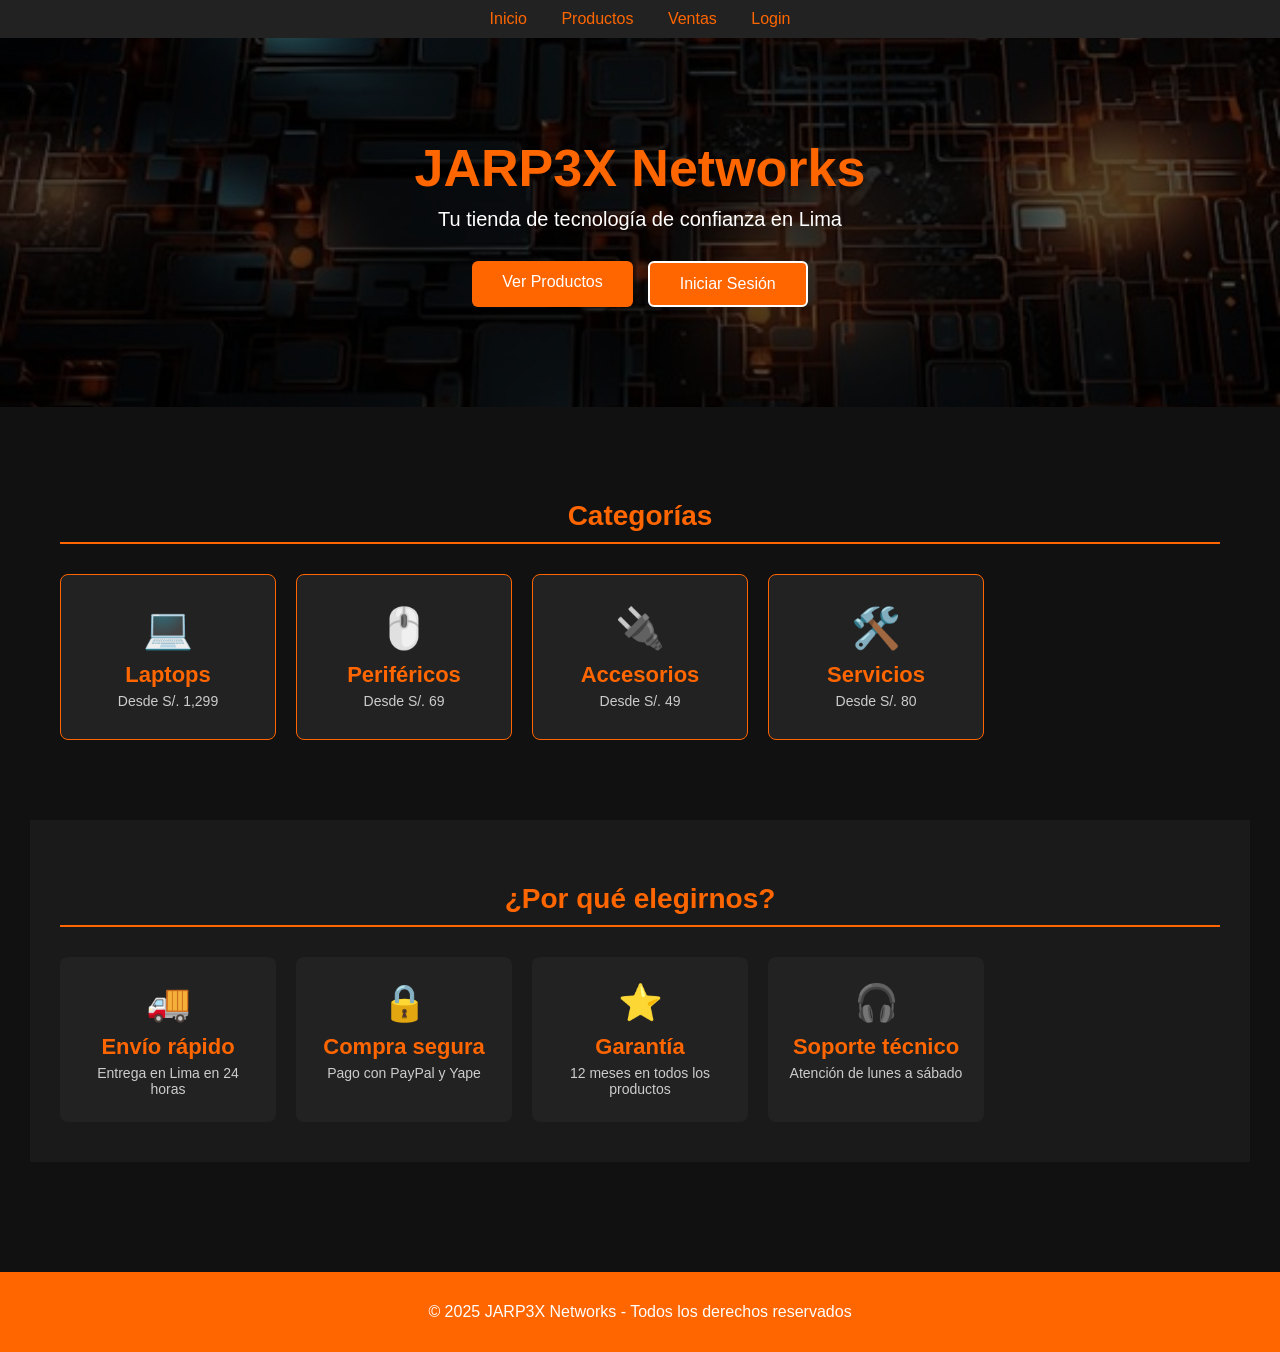
<file: index.html>
<!DOCTYPE html>
<html lang="es">

  <head>
    <meta charset="UTF-8">
    <meta name="viewport" content="width=device-width, initial-scale=1.0">
    <title>JARP3X Networks</title>
    <link rel="stylesheet" href="style.css">
  </head>

  <body>

    <!-- NAVEGACIÓN -->
    <nav id="menu-nav">
      <a href="index.html">Inicio</a>
      <a href="productos.html">Productos</a>
      <a href="ventas.html">Ventas</a>
      <a href="login.html">Login</a>
    </nav>

    <!-- HERO -->
    <header>
      <div class="hero">
        <h1>JARP3X Networks</h1>
        <p>Tu tienda de tecnología de confianza en Lima</p>
        <div class="hero-botones">
          <a href="productos.html" class="btn-primary">Ver Productos</a>
          <a href="login.html" class="btn-secondary">Iniciar Sesión</a>
        </div>
      </div>
    </header>

    <!-- CATEGORÍAS DESTACADAS -->
    <main>

      <section class="categorias">
        <h2>Categorías</h2>
        <div class="categorias-grid">

          <a href="productos.html" class="categoria-card">
            <span>💻</span>
            <h3>Laptops</h3>
            <p>Desde S/. 1,299</p>
          </a>

          <a href="productos.html" class="categoria-card">
            <span>🖱️</span>
            <h3>Periféricos</h3>
            <p>Desde S/. 69</p>
          </a>

          <a href="productos.html" class="categoria-card">
            <span>🔌</span>
            <h3>Accesorios</h3>
            <p>Desde S/. 49</p>
          </a>

          <a href="productos.html" class="categoria-card">
            <span>🛠️</span>
            <h3>Servicios</h3>
            <p>Desde S/. 80</p>
          </a>

        </div>
      </section>

      <!-- POR QUÉ ELEGIRNOS -->
      <section class="porque-nosotros">
        <h2>¿Por qué elegirnos?</h2>
        <div class="ventajas-grid">

          <div class="ventaja-card">
            <span>🚚</span>
            <h3>Envío rápido</h3>
            <p>Entrega en Lima en 24 horas</p>
          </div>

          <div class="ventaja-card">
            <span>🔒</span>
            <h3>Compra segura</h3>
            <p>Pago con PayPal y Yape</p>
          </div>

          <div class="ventaja-card">
            <span>⭐</span>
            <h3>Garantía</h3>
            <p>12 meses en todos los productos</p>
          </div>

          <div class="ventaja-card">
            <span>🎧</span>
            <h3>Soporte técnico</h3>
            <p>Atención de lunes a sábado</p>
          </div>

        </div>
      </section>

    </main>

    <!-- PIE DE PÁGINA -->
    <footer>
      <p>© 2025 JARP3X Networks - Todos los derechos reservados</p>
    </footer>

    <script src="auth.js"></script>

  </body>

</html>
</file>
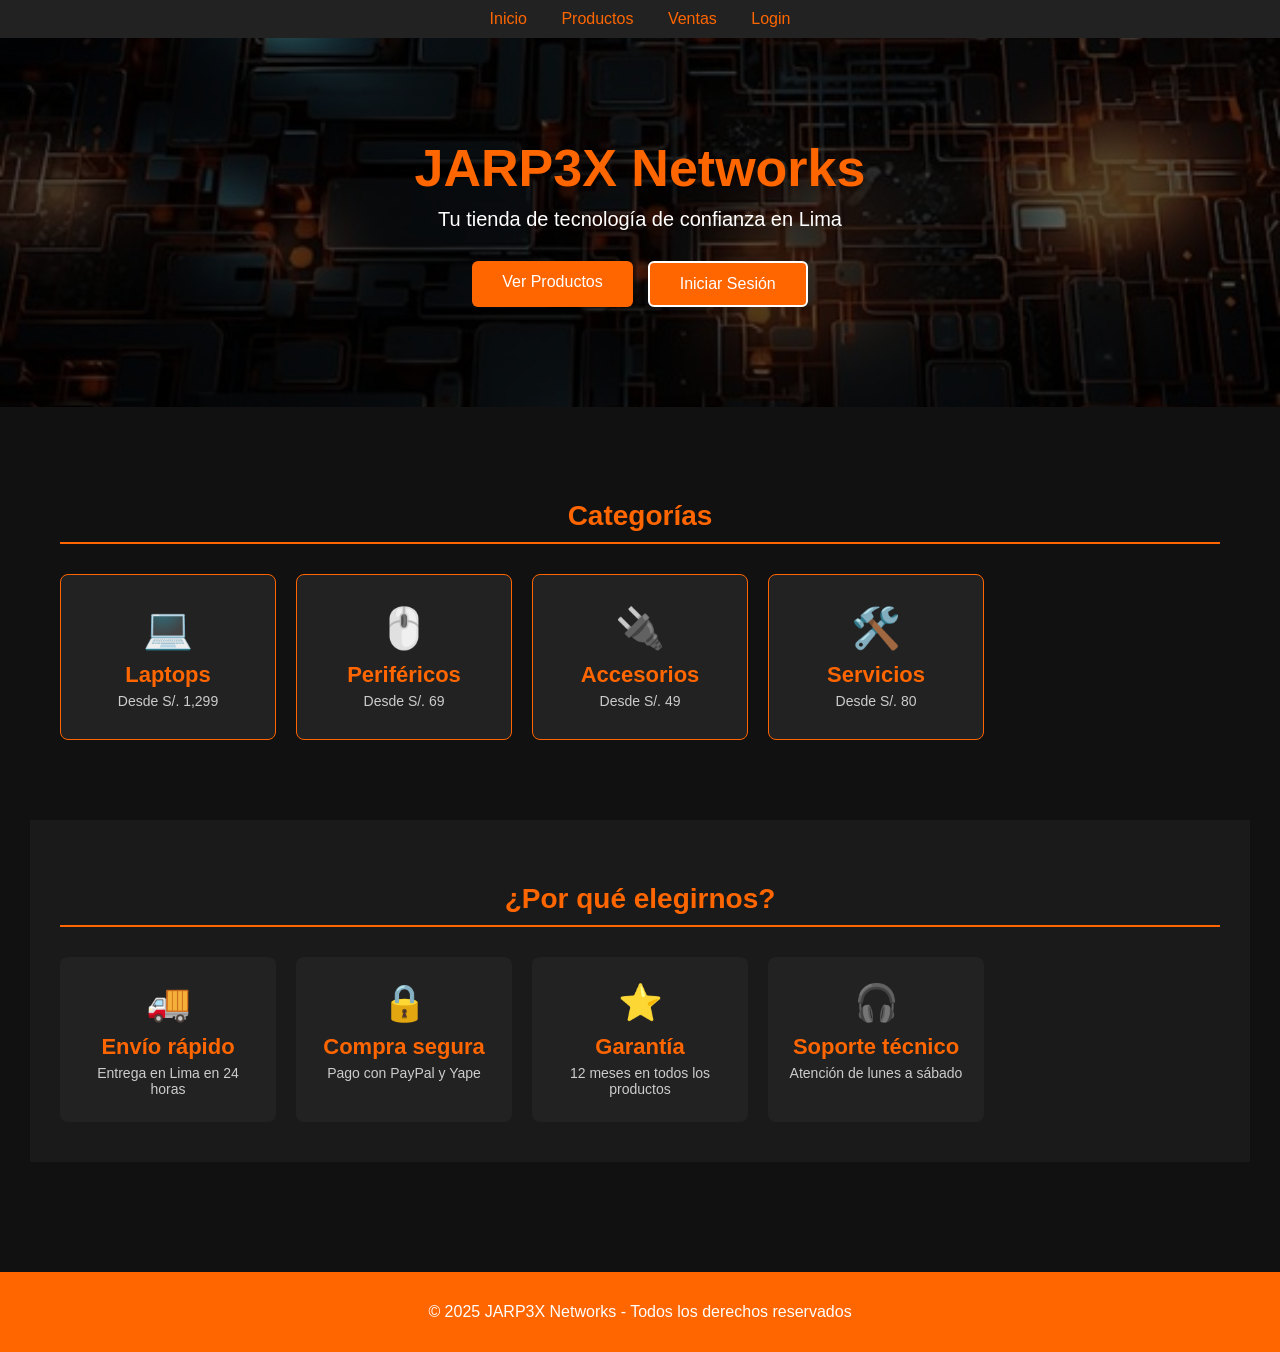
<file: clientes.html>
<!DOCTYPE html>
<html lang="es">

  <head>
    <meta charset="UTF-8">
    <meta name="viewport" content="width=device-width, initial-scale=1.0">
    <title>Clientes - JARP3X Networks</title>
    <link rel="stylesheet" href="style.css">
  </head>

  <body>

    <!-- ENCABEZADO -->
    <header>
      <div class="hero">
        <h1>JARP3X Networks</h1>
        <p>Equipos y servicios de tecnología para tu negocio</p>
      </div>
    </header>

    <!-- NAVEGACIÓN -->
    <nav id="menu-nav">
      <a href="index.html">Inicio</a>
      <a href="productos.html">Productos</a>
      <a href="ventas.html">Ventas</a>
      <a href="clientes.html">Clientes</a>
      <a href="login.html">Login</a>
    </nav>

    <!-- CONTENIDO PRINCIPAL -->
    <main>

      <h2>Gestión de Clientes</h2>

      <!-- FORMULARIO AGREGAR CLIENTE -->
      <section>
        <h3>Agregar Cliente</h3>
        <form id="form-cliente">

          <label for="nombre">Nombre:</label>
          <input type="text" id="nombre" placeholder="Nombre completo">

          <label for="email">Email:</label>
          <input type="email" id="email" placeholder="correo@ejemplo.com">

          <label for="telefono">Teléfono:</label>
          <input type="text" id="telefono" placeholder="999 999 999">

          <button type="submit">Agregar Cliente</button>

        </form>
      </section>

      <!-- TABLA DE CLIENTES -->
      <section>
        <h3>Lista de Clientes</h3>
        <table id="tabla-clientes">
          <thead>
            <tr>
              <th>N°</th>
              <th>Nombre</th>
              <th>Email</th>
              <th>Teléfono</th>
              <th>Acciones</th>
            </tr>
          </thead>
          <tbody id="cuerpo-tabla">
            <!-- Los clientes se agregan aquí con JavaScript -->
          </tbody>
        </table>
      </section>

    </main>

    <!-- PIE DE PÁGINA -->
    <footer>
      <p>© 2025 JARP3X Networks - Todos los derechos reservados</p>
    </footer>
    
<script src="auth.js"></script>
<script src="crud-clientes.js"></script>
  </body>

</html>
</file>
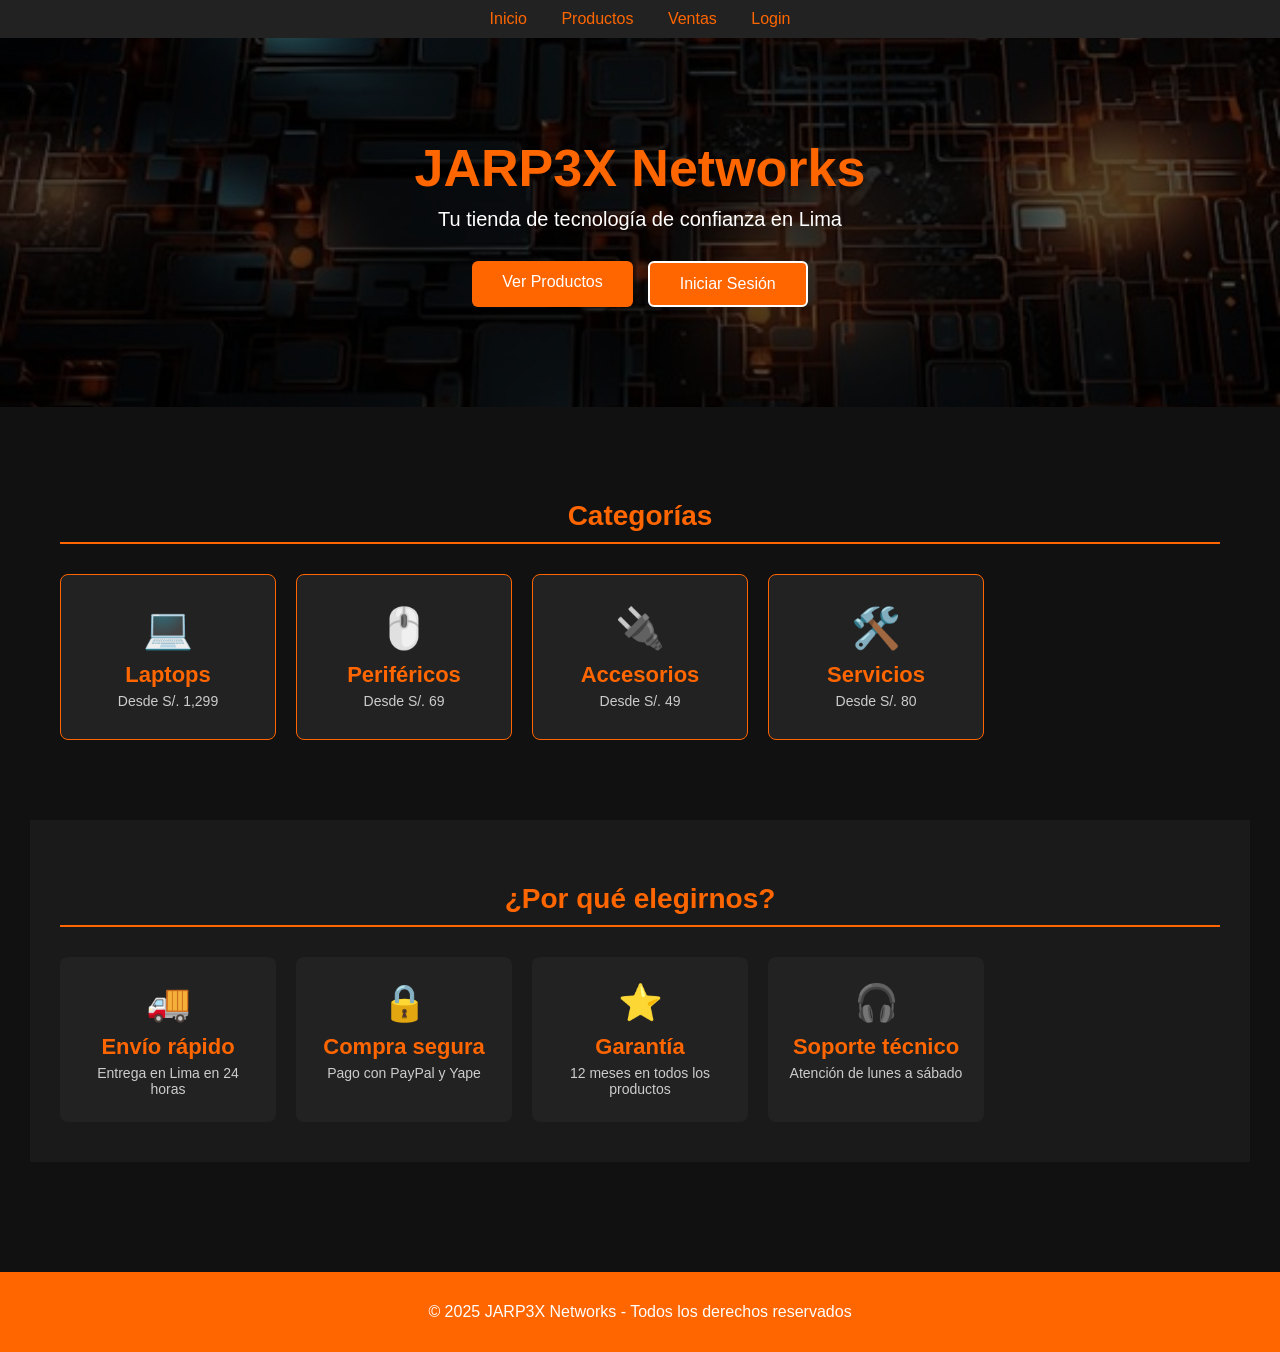
<file: crud-productos.html>
<!DOCTYPE html>
<html lang="es">

  <head>
    <meta charset="UTF-8">
    <meta name="viewport" content="width=device-width, initial-scale=1.0">
    <title>CRUD Productos - JARP3X Networks</title>
    <link rel="stylesheet" href="style.css">
  </head>

  <body>

    <!-- ENCABEZADO -->
    <header>
      <div class="hero">
        <h1>JARP3X Networks</h1>
        <p>Equipos y servicios de tecnología para tu negocio</p>
      </div>
    </header>

    <!-- NAVEGACIÓN -->
    <nav id="menu-nav">
      <a href="index.html">Inicio</a>
      <a href="productos.html">Productos</a>
      <a href="ventas.html">Ventas</a>
      <a href="clientes.html">Clientes</a>
      <a href="login.html">Login</a>
    </nav>

    <!-- CONTENIDO PRINCIPAL -->
    <main>

      <h2>Gestión de Productos</h2>

      <!-- FORMULARIO AGREGAR PRODUCTO -->
      <section>
        <h3>Agregar Producto</h3>
        <form id="form-producto">

          <label for="nombre-producto">Nombre:</label>
          <input type="text" id="nombre-producto" placeholder="Nombre del producto">

          <label for="categoria">Categoría:</label>
          <select id="categoria">
            <option value="Laptops">Laptops</option>
            <option value="Periféricos">Periféricos</option>
            <option value="Accesorios">Accesorios</option>
            <option value="Servicios">Servicios</option>
          </select>

          <label for="precio">Precio (S/.):</label>
          <input type="number" id="precio" placeholder="0.00">

          <label for="stock">Stock:</label>
          <input type="number" id="stock" placeholder="0">

          <button type="submit">Agregar Producto</button>

        </form>
      </section>

      <!-- TABLA DE PRODUCTOS -->
      <section>
        <h3>Lista de Productos</h3>
        <table id="tabla-productos">
          <thead>
            <tr>
              <th>N°</th>
              <th>Nombre</th>
              <th>Categoría</th>
              <th>Precio</th>
              <th>Stock</th>
              <th>Acciones</th>
            </tr>
          </thead>
          <tbody id="cuerpo-tabla-productos">
            <!-- Los productos se agregan aquí con JavaScript -->
          </tbody>
        </table>
      </section>

    </main>

    <!-- PIE DE PÁGINA -->
    <footer>
      <p>© 2025 JARP3X Networks - Todos los derechos reservados</p>
    </footer>

    <script src="auth.js"></script>
<script src="crud-productos.js"></script>

  </body>

</html>
</file>
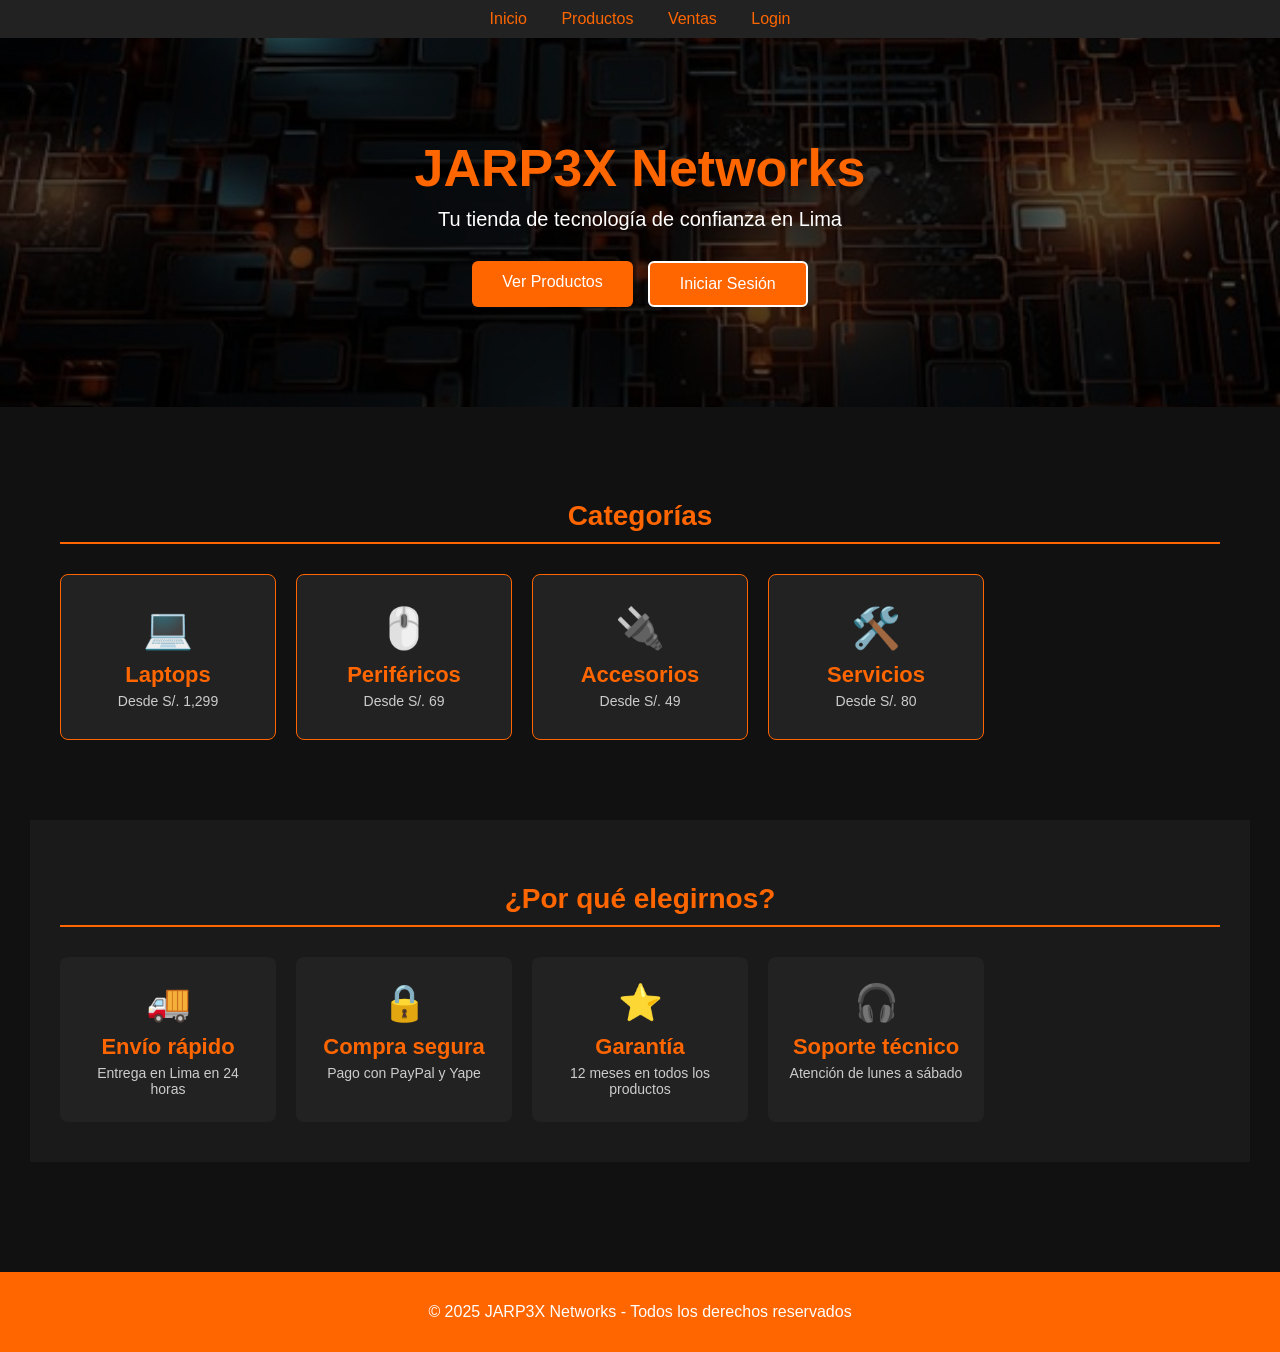
<file: crud-servicios.html>
<!DOCTYPE html>
<html lang="es">

  <head>
    <meta charset="UTF-8">
    <meta name="viewport" content="width=device-width, initial-scale=1.0">
    <title>CRUD Servicios - JARP3X Networks</title>
    <link rel="stylesheet" href="style.css">
  </head>

  <body>

    <!-- ENCABEZADO -->
    <header>
      <div class="hero">
        <h1>JARP3X Networks</h1>
        <p>Equipos y servicios de tecnología para tu negocio</p>
      </div>
    </header>

    <!-- NAVEGACIÓN -->
    <nav id="menu-nav">
      <a href="index.html">Inicio</a>
      <a href="productos.html">Productos</a>
      <a href="ventas.html">Ventas</a>
      <a href="clientes.html">Clientes</a>
      <a href="login.html">Login</a>
    </nav>

    <!-- CONTENIDO PRINCIPAL -->
    <main>

      <h2>Gestión de Servicios</h2>

      <!-- FORMULARIO AGREGAR SERVICIO -->
      <section>
        <h3>Agregar Servicio</h3>
        <form id="form-servicio">

          <label for="nombre-servicio">Nombre:</label>
          <input type="text" id="nombre-servicio" placeholder="Nombre del servicio">

          <label for="descripcion">Descripción:</label>
          <input type="text" id="descripcion" placeholder="Descripción del servicio">

          <label for="precio-servicio">Precio (S/.):</label>
          <input type="number" id="precio-servicio" placeholder="0.00">

          <label for="duracion">Tiempo estimado:</label>
          <input type="text" id="duracion" placeholder="Ej: 1 día">

          <button type="submit">Agregar Servicio</button>

        </form>
      </section>

      <!-- TABLA DE SERVICIOS -->
      <section>
        <h3>Lista de Servicios</h3>
        <table id="tabla-servicios">
          <thead>
            <tr>
              <th>N°</th>
              <th>Nombre</th>
              <th>Descripción</th>
              <th>Precio</th>
              <th>Tiempo</th>
              <th>Acciones</th>
            </tr>
          </thead>
          <tbody id="cuerpo-tabla-servicios">
            <!-- Los servicios se agregan aquí con JavaScript -->
          </tbody>
        </table>
      </section>

    </main>

    <!-- PIE DE PÁGINA -->
    <footer>
      <p>© 2025 JARP3X Networks - Todos los derechos reservados</p>
    </footer>

    <script src="auth.js"></script>
<script src="crud-servicios.js"></script>

  </body>

</html>
</file>
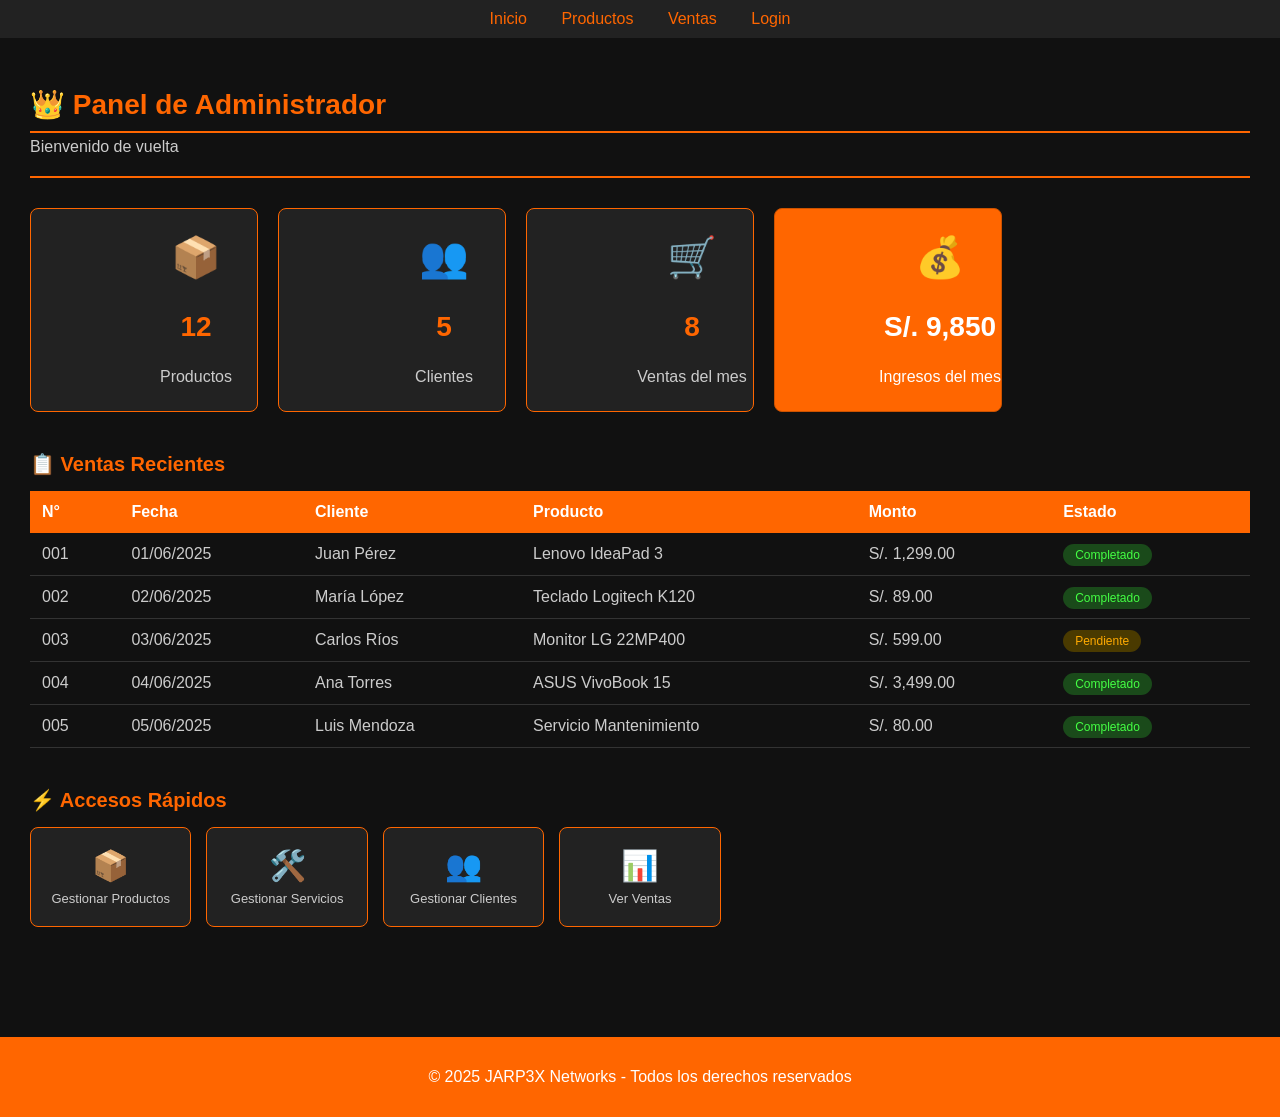
<file: dashboard-admin.html>
<!DOCTYPE html>
<html lang="es">

  <head>
    <meta charset="UTF-8">
    <meta name="viewport" content="width=device-width, initial-scale=1.0">
    <title>Dashboard Admin - JARP3X Networks</title>
    <link rel="stylesheet" href="style.css">
  </head>

  <body>

    <!-- NAVEGACIÓN -->
    <nav id="menu-nav">
      <a href="index.html">Inicio</a>
      <a href="productos.html">Productos</a>
      <a href="ventas.html">Ventas</a>
      <a href="login.html">Login</a>
    </nav>

    <!-- CONTENIDO PRINCIPAL -->
    <main>

      <div class="dashboard-header">
        <h2>👑 Panel de Administrador</h2>
        <p id="bienvenida-admin">Bienvenido de vuelta</p>
      </div>

      <!-- TARJETAS DE RESUMEN -->
      <section class="dashboard-cards">
        <div class="dash-card">
          <span>📦</span>
          <h3>12</h3>
          <p>Productos</p>
        </div>
        <div class="dash-card">
          <span>👥</span>
          <h3>5</h3>
          <p>Clientes</p>
        </div>
        <div class="dash-card">
          <span>🛒</span>
          <h3>8</h3>
          <p>Ventas del mes</p>
        </div>
        <div class="dash-card naranja">
          <span>💰</span>
          <h3>S/. 9,850</h3>
          <p>Ingresos del mes</p>
        </div>
      </section>

      <!-- VENTAS RECIENTES -->
      <section class="dashboard-seccion">
        <h3>📋 Ventas Recientes</h3>
        <table>
          <thead>
            <tr>
              <th>N°</th>
              <th>Fecha</th>
              <th>Cliente</th>
              <th>Producto</th>
              <th>Monto</th>
              <th>Estado</th>
            </tr>
          </thead>
          <tbody>
            <tr>
              <td>001</td>
              <td>01/06/2025</td>
              <td>Juan Pérez</td>
              <td>Lenovo IdeaPad 3</td>
              <td>S/. 1,299.00</td>
              <td><span class="estado completado">Completado</span></td>
            </tr>
            <tr>
              <td>002</td>
              <td>02/06/2025</td>
              <td>María López</td>
              <td>Teclado Logitech K120</td>
              <td>S/. 89.00</td>
              <td><span class="estado completado">Completado</span></td>
            </tr>
            <tr>
              <td>003</td>
              <td>03/06/2025</td>
              <td>Carlos Ríos</td>
              <td>Monitor LG 22MP400</td>
              <td>S/. 599.00</td>
              <td><span class="estado pendiente">Pendiente</span></td>
            </tr>
            <tr>
              <td>004</td>
              <td>04/06/2025</td>
              <td>Ana Torres</td>
              <td>ASUS VivoBook 15</td>
              <td>S/. 3,499.00</td>
              <td><span class="estado completado">Completado</span></td>
            </tr>
            <tr>
              <td>005</td>
              <td>05/06/2025</td>
              <td>Luis Mendoza</td>
              <td>Servicio Mantenimiento</td>
              <td>S/. 80.00</td>
              <td><span class="estado completado">Completado</span></td>
            </tr>
          </tbody>
        </table>
      </section>

      <!-- ACCESOS RÁPIDOS -->
      <section class="dashboard-seccion">
        <h3>⚡ Accesos Rápidos</h3>
        <div class="accesos-grid">
          <a href="crud-productos.html" class="acceso-card">
            <span>📦</span>
            <p>Gestionar Productos</p>
          </a>
          <a href="crud-servicios.html" class="acceso-card">
            <span>🛠️</span>
            <p>Gestionar Servicios</p>
          </a>
          <a href="clientes.html" class="acceso-card">
            <span>👥</span>
            <p>Gestionar Clientes</p>
          </a>
          <a href="ventas.html" class="acceso-card">
            <span>📊</span>
            <p>Ver Ventas</p>
          </a>
        </div>
      </section>

    </main>

    <!-- PIE DE PÁGINA -->
    <footer>
      <p>© 2025 JARP3X Networks - Todos los derechos reservados</p>
    </footer>

    <script src="auth.js"></script>
    <script>
      let usuario = localStorage.getItem("usuario");
      if (usuario) {
        document.getElementById("bienvenida-admin").textContent = "Bienvenido, " + usuario + " 👋";
      }
    </script>

  </body>

</html>
</file>
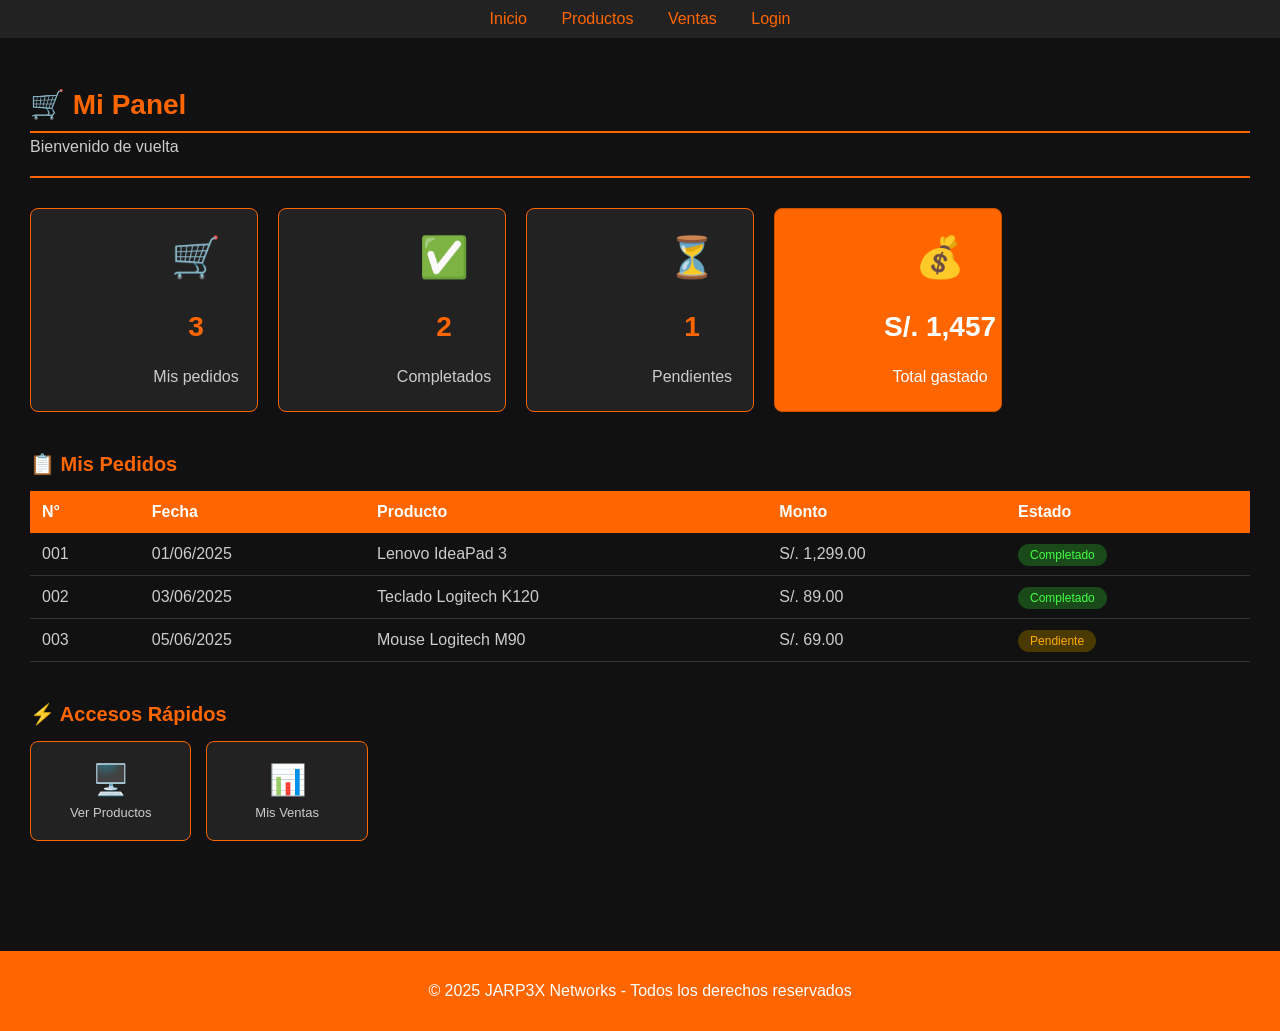
<file: dashboard-cliente.html>
<!DOCTYPE html>
<html lang="es">

  <head>
    <meta charset="UTF-8">
    <meta name="viewport" content="width=device-width, initial-scale=1.0">
    <title>Dashboard Cliente - JARP3X Networks</title>
    <link rel="stylesheet" href="style.css">
  </head>

  <body>

    <!-- NAVEGACIÓN -->
    <nav id="menu-nav">
      <a href="index.html">Inicio</a>
      <a href="productos.html">Productos</a>
      <a href="ventas.html">Ventas</a>
      <a href="login.html">Login</a>
    </nav>

    <!-- CONTENIDO PRINCIPAL -->
    <main>

      <div class="dashboard-header">
        <h2>🛒 Mi Panel</h2>
        <p id="bienvenida-cliente">Bienvenido de vuelta</p>
      </div>

      <!-- TARJETAS DE RESUMEN -->
      <section class="dashboard-cards">
        <div class="dash-card">
          <span>🛒</span>
          <h3>3</h3>
          <p>Mis pedidos</p>
        </div>
        <div class="dash-card">
          <span>✅</span>
          <h3>2</h3>
          <p>Completados</p>
        </div>
        <div class="dash-card">
          <span>⏳</span>
          <h3>1</h3>
          <p>Pendientes</p>
        </div>
        <div class="dash-card naranja">
          <span>💰</span>
          <h3>S/. 1,457</h3>
          <p>Total gastado</p>
        </div>
      </section>

      <!-- MIS PEDIDOS -->
      <section class="dashboard-seccion">
        <h3>📋 Mis Pedidos</h3>
        <table>
          <thead>
            <tr>
              <th>N°</th>
              <th>Fecha</th>
              <th>Producto</th>
              <th>Monto</th>
              <th>Estado</th>
            </tr>
          </thead>
          <tbody>
            <tr>
              <td>001</td>
              <td>01/06/2025</td>
              <td>Lenovo IdeaPad 3</td>
              <td>S/. 1,299.00</td>
              <td><span class="estado completado">Completado</span></td>
            </tr>
            <tr>
              <td>002</td>
              <td>03/06/2025</td>
              <td>Teclado Logitech K120</td>
              <td>S/. 89.00</td>
              <td><span class="estado completado">Completado</span></td>
            </tr>
            <tr>
              <td>003</td>
              <td>05/06/2025</td>
              <td>Mouse Logitech M90</td>
              <td>S/. 69.00</td>
              <td><span class="estado pendiente">Pendiente</span></td>
            </tr>
          </tbody>
        </table>
      </section>

      <!-- ACCESOS RÁPIDOS -->
      <section class="dashboard-seccion">
        <h3>⚡ Accesos Rápidos</h3>
        <div class="accesos-grid">
          <a href="productos.html" class="acceso-card">
            <span>🖥️</span>
            <p>Ver Productos</p>
          </a>
          <a href="ventas.html" class="acceso-card">
            <span>📊</span>
            <p>Mis Ventas</p>
          </a>
        </div>
      </section>

    </main>

    <!-- PIE DE PÁGINA -->
    <footer>
      <p>© 2025 JARP3X Networks - Todos los derechos reservados</p>
    </footer>

    <script src="auth.js"></script>
    <script>
      let usuario = localStorage.getItem("usuario");
      if (usuario) {
        document.getElementById("bienvenida-cliente").textContent = "Bienvenido, " + usuario + " 👋";
      }
    </script>

  </body>

</html>
</file>
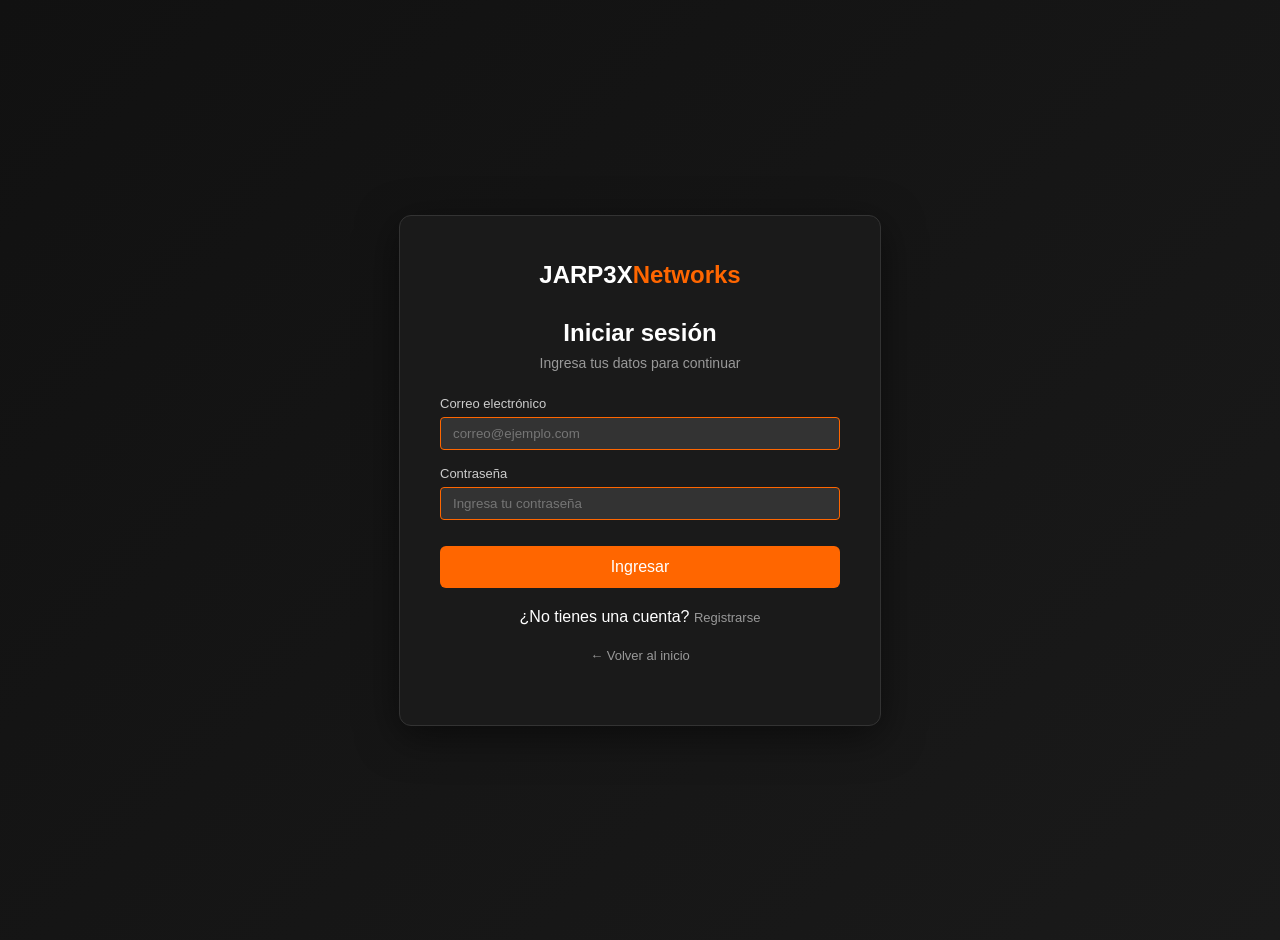
<file: login.html>
<!DOCTYPE html>
<html lang="es">

  <head>
    <meta charset="UTF-8">
    <meta name="viewport" content="width=device-width, initial-scale=1.0">
    <title>Login - JARP3X Networks</title>
    <link rel="stylesheet" href="style.css">
  </head>

  <body class="pagina-login">

    <div class="login-container">

      <div class="login-box">

        <div class="login-logo">
          <h1>JARP3X<span>Networks</span></h1>
        </div>

        <h2>Iniciar sesión</h2>
        <p class="login-subtitulo">Ingresa tus datos para continuar</p>

        <form id="form-login">

          <label for="usuario">Correo electrónico</label>
          <input
            type="email"
            id="usuario"
            placeholder="correo@ejemplo.com"
            required
          >

          <label for="password">Contraseña</label>
          <input
            type="password"
            id="password"
            placeholder="Ingresa tu contraseña"
            required
          >

          <button type="submit" class="btn-primary">Ingresar</button>

        </form>

        <p class="login-volver">
          ¿No tienes una cuenta?
          <a href="registro.html">Registrarse</a>
        </p>

        <p class="login-volver">
          <a href="index.html">← Volver al inicio</a>
        </p>

      </div>

    </div>

    <script src="login.js"></script>

  </body>

</html>
</file>
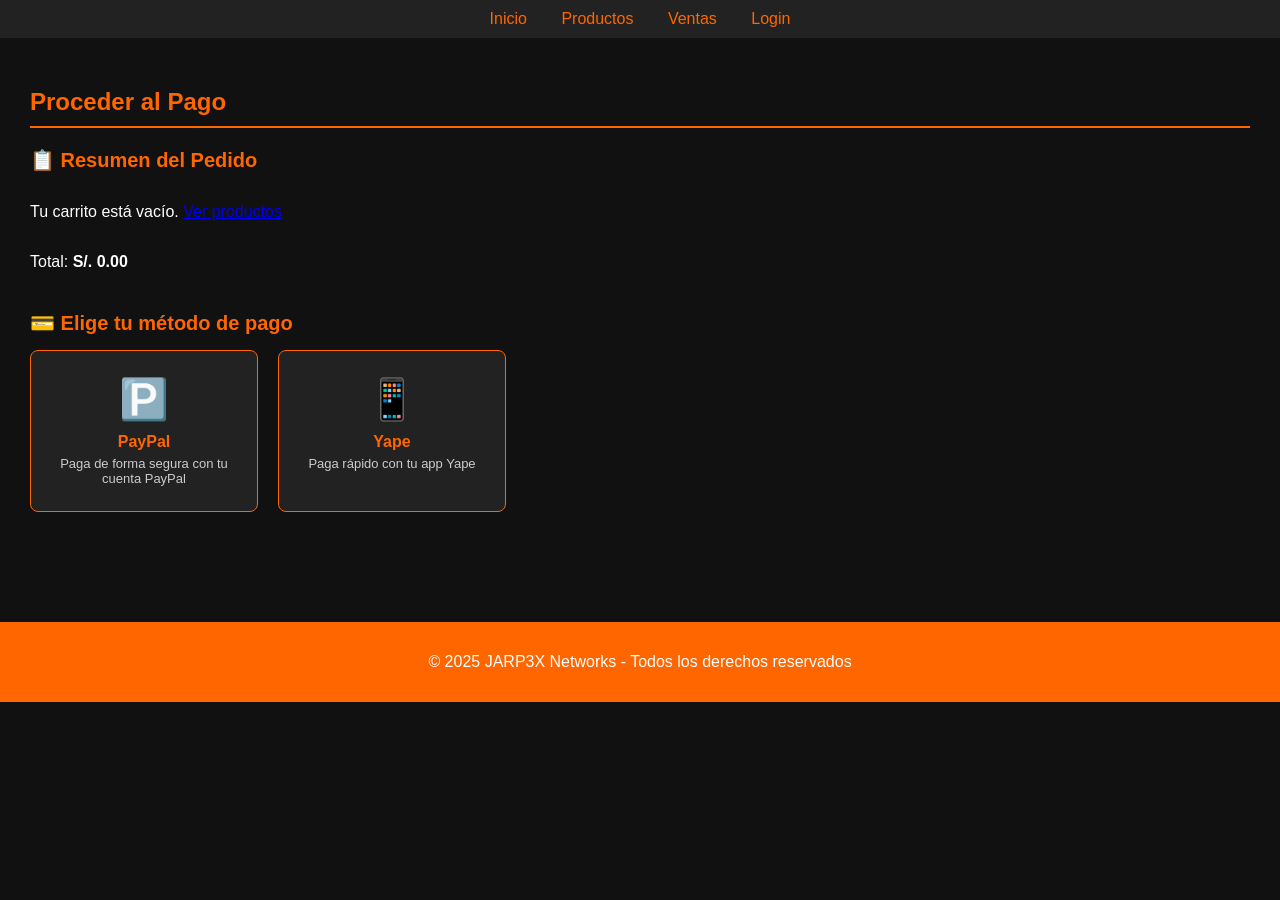
<file: pago.html>
<!DOCTYPE html>
<html lang="es">

  <head>
    <meta charset="UTF-8">
    <meta name="viewport" content="width=device-width, initial-scale=1.0">
    <title>Pago - JARP3X Networks</title>
    <link rel="stylesheet" href="style.css">
  </head>

  <body>

    <!-- NAVEGACIÓN -->
    <nav id="menu-nav">
      <a href="index.html">Inicio</a>
      <a href="productos.html">Productos</a>
      <a href="ventas.html">Ventas</a>
      <a href="login.html">Login</a>
    </nav>

    <!-- CONTENIDO PRINCIPAL -->
    <main>

      <h2>Proceder al Pago</h2>

      <!-- RESUMEN DEL PEDIDO -->
      <section class="dashboard-seccion">
        <h3>📋 Resumen del Pedido</h3>
        <div id="resumen-pedido">
          <p>Cargando carrito...</p>
        </div>
        <p>Total: <strong id="total-pago">S/. 0.00</strong></p>
      </section>

      <!-- MÉTODOS DE PAGO -->
      <section class="dashboard-seccion">
        <h3>💳 Elige tu método de pago</h3>

        <div class="metodos-pago">

          <!-- PAYPAL -->
          <div class="metodo-card" onclick="seleccionarMetodo('paypal')">
            <span>🅿️</span>
            <h4>PayPal</h4>
            <p>Paga de forma segura con tu cuenta PayPal</p>
          </div>

          <!-- YAPE -->
          <div class="metodo-card" onclick="seleccionarMetodo('yape')">
            <span>📱</span>
            <h4>Yape</h4>
            <p>Paga rápido con tu app Yape</p>
          </div>

        </div>
      </section>

      <!-- PANEL PAYPAL -->
      <section id="panel-paypal" class="panel-pago">
        <h3>🅿️ Pago con PayPal</h3>
        <p>Serás redirigido a PayPal para completar tu pago de forma segura.</p>
        <div id="paypal-button-container"></div>
      </section>

      <!-- PANEL YAPE -->
      <section id="panel-yape" class="panel-pago">
        <h3>📱 Pago con Yape</h3>
        <p>Escanea el código QR con tu app Yape:</p>
        <div class="yape-qr">
          <p>📲 Yapea al número:</p>
          <h3>+51 904 534 393</h3>
          <p>A nombre de: <strong>JARP3X Networks</strong></p>
          <p>Monto: <strong id="monto-yape">S/. 0.00</strong></p>
        </div>
        <button class="btn-primary" onclick="confirmarYape()">
          Ya realicé el pago
        </button>
      </section>

    </main>

    <!-- PIE DE PÁGINA -->
    <footer>
      <p>© 2025 JARP3X Networks - Todos los derechos reservados</p>
    </footer>

    <script src="auth.js"></script>
    <script src="pago.js"></script>

  </body>

</html>
</file>
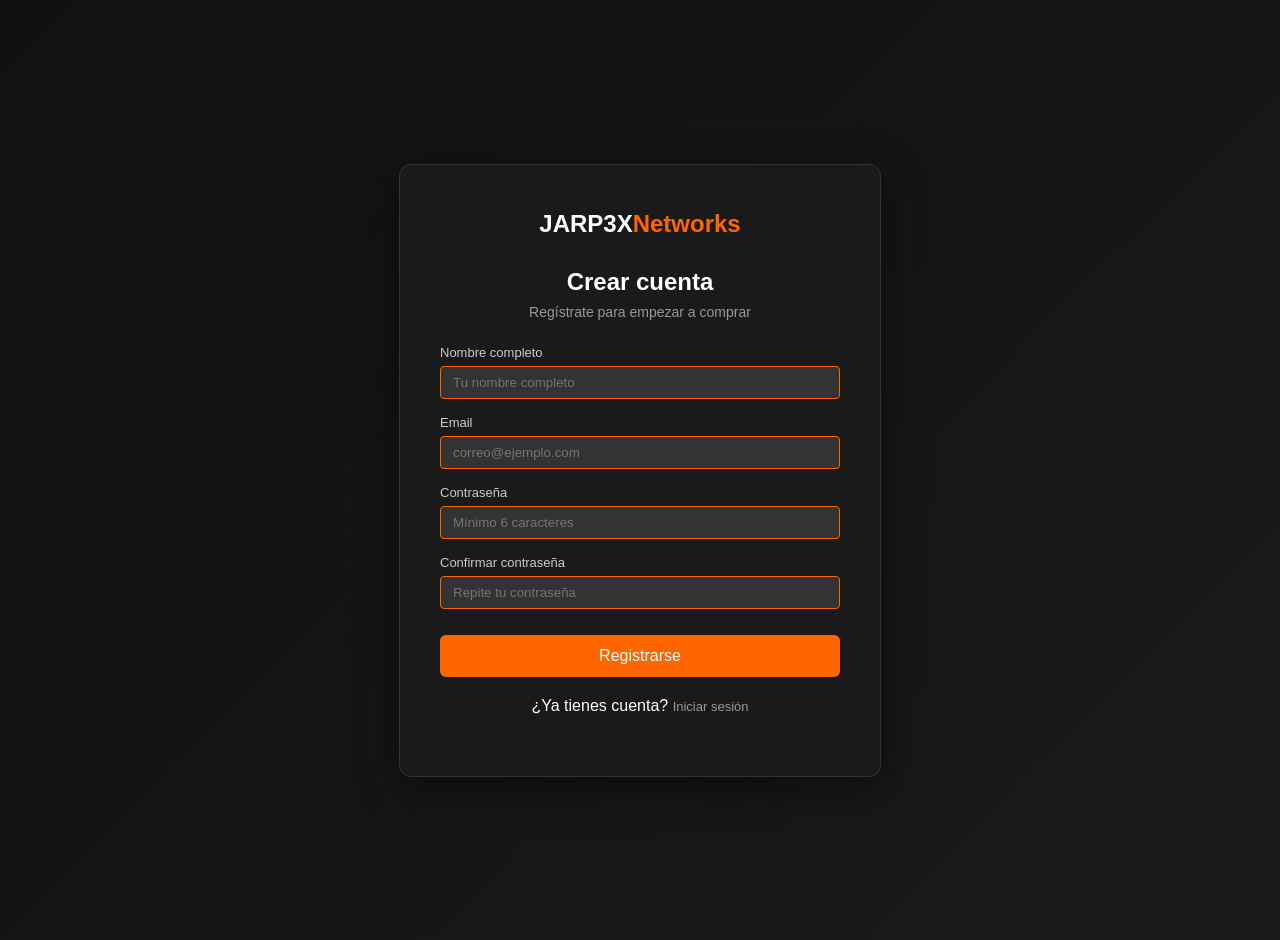
<file: registro.html>
<!DOCTYPE html>
<html lang="es">

  <head>
    <meta charset="UTF-8">
    <meta name="viewport" content="width=device-width, initial-scale=1.0">
    <title>Registro - JARP3X Networks</title>
    <link rel="stylesheet" href="style.css">
  </head>

  <body class="pagina-login">

    <div class="login-container">
      <div class="login-box">

        <div class="login-logo">
          <h1>JARP3X<span>Networks</span></h1>
        </div>

        <h2>Crear cuenta</h2>
        <p class="login-subtitulo">Regístrate para empezar a comprar</p>

        <form id="form-registro">

          <label for="nombre">Nombre completo</label>
          <input type="text" id="nombre" placeholder="Tu nombre completo">

          <label for="email">Email</label>
          <input type="email" id="email" placeholder="correo@ejemplo.com">

          <label for="password">Contraseña</label>
          <input type="password" id="password" placeholder="Mínimo 6 caracteres">

          <label for="confirmar">Confirmar contraseña</label>
          <input type="password" id="confirmar" placeholder="Repite tu contraseña">

          <button type="submit" class="btn-primary">Registrarse</button>

        </form>

        <p class="login-volver">¿Ya tienes cuenta? <a href="login.html">Iniciar sesión</a></p>

      </div>
    </div>

    <script src="registro.js"></script>

  </body>

</html>
</file>
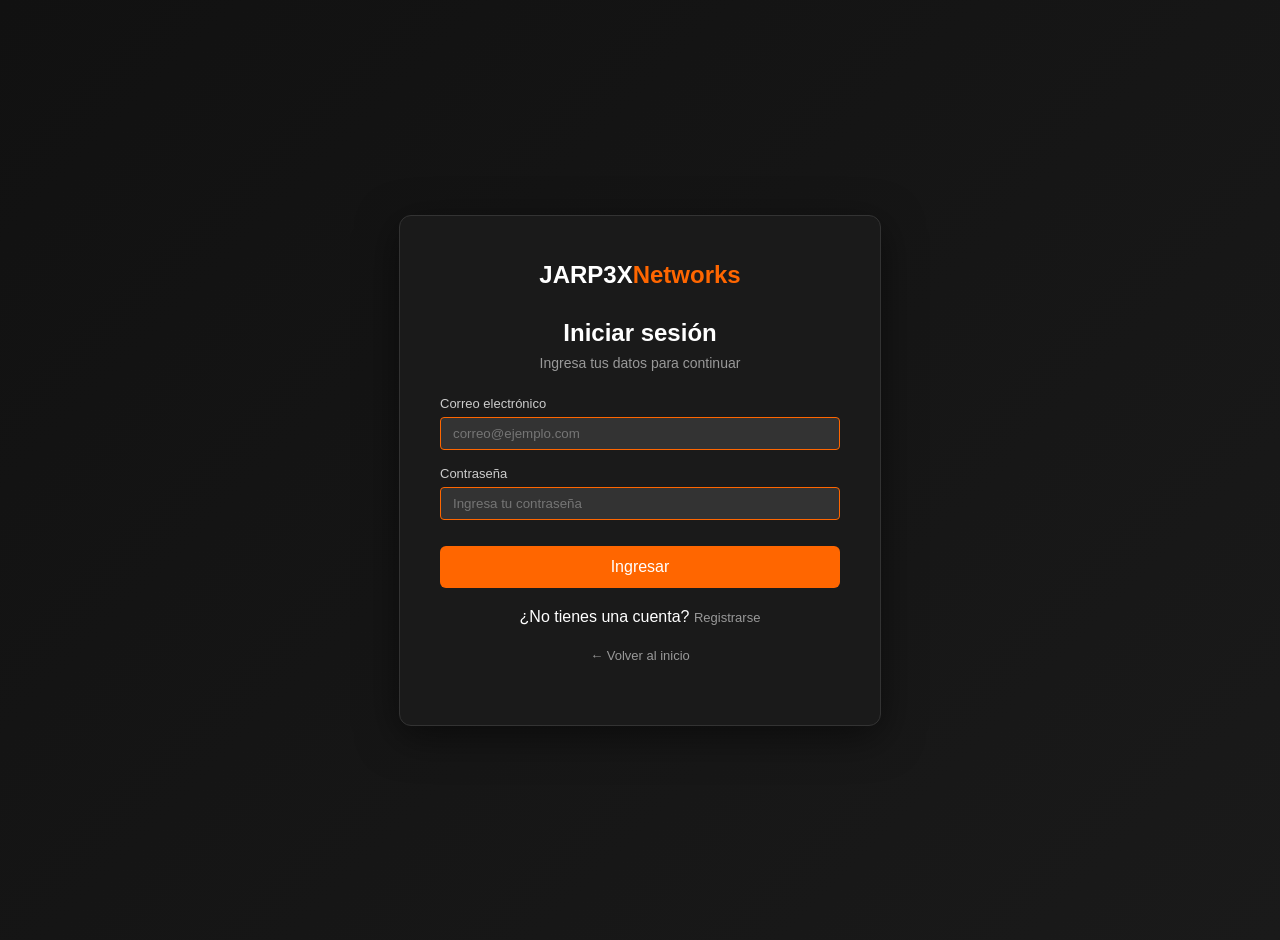
<file: ventas.html>
<!DOCTYPE html>
<html lang="es">

  <head>
    <meta charset="UTF-8">
    <meta name="viewport" content="width=device-width, initial-scale=1.0">
    <title>Ventas - JARP3X Networks</title>
    <link rel="stylesheet" href="style.css">
  </head>

  <body>

    <!-- NAVEGACIÓN -->
    <nav id="menu-nav">
      <a href="index.html">Inicio</a>
      <a href="productos.html">Productos</a>
      <a href="ventas.html">Ventas</a>
      <a href="login.html">Login</a>
    </nav>

    <!-- CONTENIDO PRINCIPAL -->
    <main>

      <div class="dashboard-header">
        <h2>📊 Consulta de Ventas</h2>
        <p>Filtra tus ventas por fecha o por monto</p>
      </div>

      <!-- FILTROS -->
      <section class="filtros-ventas">

        <div class="filtro-box">
          <h3>📅 Buscar por Fecha</h3>
          <form>
            <label for="fecha-inicio">Fecha inicio:</label>
            <input type="date" id="fecha-inicio" name="fecha-inicio">

            <label for="fecha-fin">Fecha fin:</label>
            <input type="date" id="fecha-fin" name="fecha-fin">

            <button type="submit" class="btn-primary">Buscar</button>
          </form>
        </div>

        <div class="filtro-box">
          <h3>💰 Buscar por Monto</h3>
          <form>
            <label for="monto-min">Monto mínimo:</label>
            <input type="number" id="monto-min" name="monto-min" placeholder="S/. 0.00">

            <label for="monto-max">Monto máximo:</label>
            <input type="number" id="monto-max" name="monto-max" placeholder="S/. 9999.00">

            <button type="submit" class="btn-primary">Buscar</button>
          </form>
        </div>

      </section>

      <!-- TABLA DE VENTAS -->
      <section class="dashboard-seccion">
        <h3>📋 Resultados</h3>
        <table>
          <thead>
            <tr>
              <th>N°</th>
              <th>Fecha</th>
              <th>Producto</th>
              <th>Cantidad</th>
              <th>Monto</th>
              <th>Estado</th>
            </tr>
          </thead>
          <tbody>
            <tr>
              <td>001</td>
              <td>01/06/2025</td>
              <td>Lenovo IdeaPad 3</td>
              <td>1</td>
              <td>S/. 1,299.00</td>
              <td><span class="estado completado">Completado</span></td>
            </tr>
            <tr>
              <td>002</td>
              <td>02/06/2025</td>
              <td>Teclado Logitech K120</td>
              <td>2</td>
              <td>S/. 178.00</td>
              <td><span class="estado completado">Completado</span></td>
            </tr>
            <tr>
              <td>003</td>
              <td>03/06/2025</td>
              <td>Monitor LG 22MP400</td>
              <td>1</td>
              <td>S/. 599.00</td>
              <td><span class="estado pendiente">Pendiente</span></td>
            </tr>
            <tr>
              <td>004</td>
              <td>04/06/2025</td>
              <td>ASUS VivoBook 15</td>
              <td>1</td>
              <td>S/. 3,499.00</td>
              <td><span class="estado completado">Completado</span></td>
            </tr>
            <tr>
              <td>005</td>
              <td>05/06/2025</td>
              <td>Servicio Mantenimiento</td>
              <td>1</td>
              <td>S/. 80.00</td>
              <td><span class="estado completado">Completado</span></td>
            </tr>
          </tbody>
        </table>
      </section>

    </main>

    <!-- PIE DE PÁGINA -->
    <footer>
      <p>© 2025 JARP3X Networks - Todos los derechos reservados</p>
    </footer>

    <script src="auth.js"></script>

  </body>

</html>
</file>
<file: style.css>
/* COLORES Y FUENTE GENERAL */
body {
  background-color: #111111;
  color: #ffffff;
  font-family: Arial, sans-serif;
  margin: 0;
  padding: 0;
}

/* ENCABEZADO */
header {
  background-color: #ff6600;
  padding: 20px;
  text-align: center;
}

header h1 {
  margin: 0;
  font-size: 32px;
  color: #ffffff;
}

header p {
  margin: 5px 0 0;
  color: #ffffff;
}

/* NAVEGACIÓN */
nav {
  background-color: #222222;
  padding: 10px;
  text-align: center;
}

nav a {
  color: #ff6600;
  text-decoration: none;
  margin: 0 15px;
  font-size: 16px;
}

nav a:hover {
  color: #ffffff;
}

/* CONTENIDO PRINCIPAL */
main {
  padding: 30px;
}

main h2 {
  color: #ff6600;
  border-bottom: 2px solid #ff6600;
  padding-bottom: 10px;
}

/* SECCIONES DE CATEGORÍAS */
section {
  margin-bottom: 40px;
}

section h3 {
  color: #ff6600;
  font-size: 22px;
}

/* PRODUCTOS EN CUADRÍCULA */
section {
  margin-bottom: 40px;
}

section > div {
  display: grid;
  grid-template-columns: repeat(auto-fill, minmax(280px, 1fr));
  gap: 20px;
}

article {
  background-color: #222222;
  border: 1px solid #ff6600;
  border-radius: 8px;
  padding: 15px;
  display: flex;
  flex-direction: column;
}

article img {
  width: 100%;
  height: 200px;
  object-fit: cover;
  border-radius: 6px;
  margin-bottom: 10px;
}

article h4 {
  color: #ff6600;
  margin: 0 0 10px;
}

article p {
  margin: 4px 0;
  color: #cccccc;
  font-size: 14px;
}

article h4 {
  color: #ff6600;
  margin: 0 0 10px;
}

article p {
  margin: 4px 0;
  color: #cccccc;
}

/* PIE DE PÁGINA */
footer {
  background-color: #ff6600;
  color: #ffffff;
  text-align: center;
  padding: 15px;
  margin-top: 40px;
}
/* HERO - ENCABEZADO GRANDE */
header {
  background-image: url('img/fondo.jpg');
  background-size: cover;
  background-position: center;
  padding: 0;
}

.hero {
  background-color: rgba(0, 0, 0, 0.65);
  padding: 100px 30px;
  text-align: center;
}

.hero h1 {
  font-size: 52px;
  color: #ff6600;
  margin: 0 0 10px;
}

.hero p {
  font-size: 20px;
  color: #ffffff;
  margin: 0 0 30px;
}

.hero a {
  background-color: #ff6600;
  color: #ffffff;
  padding: 12px 30px;
  text-decoration: none;
  border-radius: 6px;
  font-size: 16px;
}

.hero a:hover {
  background-color: #cc5200;
}
/* FORMULARIOS */
form {
  background-color: #222222;
  border: 1px solid #ff6600;
  border-radius: 8px;
  padding: 20px;
  margin-bottom: 20px;
}

label {
  color: #ff6600;
  display: block;
  margin-bottom: 5px;
  margin-top: 10px;
}

input {
  background-color: #333333;
  border: 1px solid #ff6600;
  border-radius: 4px;
  color: #ffffff;
  padding: 8px 12px;
  width: 200px;
}

button {
  background-color: #ff6600;
  border: none;
  border-radius: 4px;
  color: #ffffff;
  cursor: pointer;
  font-size: 15px;
  margin-top: 15px;
  padding: 10px 25px;
}

button:hover {
  background-color: #cc5200;
}

/* TABLA */
table {
  border-collapse: collapse;
  width: 100%;
}

th {
  background-color: #ff6600;
  color: #ffffff;
  padding: 12px;
  text-align: left;
}

td {
  border-bottom: 1px solid #333333;
  color: #cccccc;
  padding: 12px;
}

tr:hover {
  background-color: #222222;
}
/* LOGIN */
.pagina-login {
  margin: 0;
  min-height: 100vh;
}

.login-container {
  align-items: center;
  background: linear-gradient(135deg, #111111 0%, #1a1a1a 100%);
  display: flex;
  justify-content: center;
  min-height: 100vh;
  padding: 20px;
}

.login-box {
  background-color: #1a1a1a;
  border: 1px solid #333333;
  border-radius: 12px;
  box-shadow: 0 10px 40px rgba(0, 0, 0, 0.5);
  padding: 45px 40px;
  text-align: center;
  width: 100%;
  max-width: 400px;
}

.login-logo h1 {
  color: #ffffff;
  font-size: 24px;
  margin: 0 0 30px;
}

.login-logo h1 span {
  color: #ff6600;
}

.login-box h2 {
  color: #ffffff;
  font-size: 24px;
  margin: 0 0 8px;
}

.login-subtitulo {
  color: #999999;
  font-size: 14px;
  margin: 0 0 25px;
}

.login-box form {
  background: none;
  border: none;
  padding: 0;
  margin: 0;
  text-align: left;
}

.login-box label {
  color: #cccccc;
  font-size: 13px;
}

.login-box input {
  display: block;
  margin: 6px 0 16px;
  width: 100%;
  box-sizing: border-box;
}

.login-box button {
  margin-top: 10px;
  width: 100%;
}

.login-volver {
  margin-top: 20px;
}

.login-volver a {
  color: #999999;
  font-size: 13px;
  text-decoration: none;
}

.login-volver a:hover {
  color: #ff6600;
}
/* HERO BOTONES */
.hero-botones {
  display: flex;
  gap: 15px;
  justify-content: center;
  margin-top: 20px;
}

.btn-primary {
  background-color: #ff6600;
  color: #ffffff;
  padding: 12px 30px;
  text-decoration: none;
  border-radius: 6px;
  font-size: 16px;
}

.btn-primary:hover {
  background-color: #cc5200;
}

.btn-secondary {
  background-color: transparent;
  color: #ffffff;
  padding: 12px 30px;
  text-decoration: none;
  border-radius: 6px;
  font-size: 16px;
  border: 2px solid #ffffff;
}

.btn-secondary:hover {
  background-color: #ffffff;
  color: #111111;
}

/* CATEGORÍAS */
.categorias {
  padding: 40px 30px;
  text-align: center;
}

.categorias h2 {
  color: #ff6600;
  margin-bottom: 30px;
  font-size: 28px;
}

.categorias-grid {
  display: grid;
  grid-template-columns: repeat(auto-fill, minmax(200px, 1fr));
  gap: 20px;
}

.categoria-card {
  background-color: #222222;
  border: 1px solid #ff6600;
  border-radius: 8px;
  padding: 30px 20px;
  text-decoration: none;
  text-align: center;
  transition: background-color 0.2s;
}

.categoria-card:hover {
  background-color: #333333;
}

.categoria-card span {
  font-size: 40px;
}

.categoria-card h3 {
  color: #ff6600;
  margin: 10px 0 5px;
}

.categoria-card p {
  color: #cccccc;
  font-size: 14px;
  margin: 0;
}

/* POR QUÉ ELEGIRNOS */
.porque-nosotros {
  background-color: #1a1a1a;
  padding: 40px 30px;
  text-align: center;
}

.porque-nosotros h2 {
  color: #ff6600;
  margin-bottom: 30px;
  font-size: 28px;
}

.ventajas-grid {
  display: grid;
  grid-template-columns: repeat(auto-fill, minmax(200px, 1fr));
  gap: 20px;
}

.ventaja-card {
  background-color: #222222;
  border-radius: 8px;
  padding: 25px 20px;
  text-align: center;
}

.ventaja-card span {
  font-size: 36px;
}

.ventaja-card h3 {
  color: #ff6600;
  margin: 10px 0 5px;
}

.ventaja-card p {
  color: #cccccc;
  font-size: 14px;
  margin: 0;
}
/* DASHBOARD */
.dashboard-cards {
  display: grid;
  grid-template-columns: repeat(auto-fill, minmax(200px, 1fr));
  gap: 20px;
  margin-bottom: 40px;
}

.dash-card {
  background-color: #222222;
  border: 1px solid #ff6600;
  border-radius: 8px;
  padding: 25px;
  text-align: center;
}

.dash-card span {
  font-size: 40px;
}

.dash-card h3 {
  color: #ff6600;
  font-size: 28px;
  margin: 10px 0 5px;
}

.dash-card p {
  color: #cccccc;
  margin: 0;
}

/* ACCESOS RÁPIDOS */
.accesos-rapidos {
  margin-top: 40px;
}

.accesos-grid {
  display: grid;
  grid-template-columns: repeat(auto-fill, minmax(200px, 1fr));
  gap: 15px;
  margin-top: 15px;
}
/* CARRITO FLOTANTE */
#carrito-flotante {
  position: fixed;
  bottom: 30px;
  right: 30px;
  z-index: 1000;
}

#btn-carrito {
  background-color: #ff6600;
  border: none;
  border-radius: 50px;
  color: #ffffff;
  cursor: pointer;
  font-size: 18px;
  padding: 12px 20px;
  box-shadow: 0 4px 15px rgba(255, 102, 0, 0.4);
}

#btn-carrito:hover {
  background-color: #cc5200;
}

#panel-carrito {
  background-color: #222222;
  border: 1px solid #ff6600;
  border-radius: 8px;
  bottom: 70px;
  display: none;
  max-height: 400px;
  overflow-y: auto;
  padding: 20px;
  position: absolute;
  right: 0;
  width: 320px;
}

#panel-carrito.abierto {
  display: block;
}

#panel-carrito h3 {
  color: #ff6600;
  margin: 0 0 15px;
}

.carrito-item {
  border-bottom: 1px solid #333333;
  padding: 10px 0;
}

.carrito-item p {
  color: #ffffff;
  font-size: 14px;
  margin: 0 0 5px;
}

.carrito-item-controles {
  align-items: center;
  display: flex;
  gap: 8px;
  color: #cccccc;
  font-size: 13px;
}

.carrito-item-controles button {
  background-color: #333333;
  border: none;
  border-radius: 4px;
  color: #ffffff;
  cursor: pointer;
  font-size: 14px;
  margin: 0;
  padding: 2px 8px;
  width: auto;
}

#total-carrito {
  border-top: 1px solid #ff6600;
  margin-top: 15px;
  padding-top: 15px;
}

#total-carrito p {
  color: #ffffff;
  font-size: 16px;
  margin: 0 0 10px;
}
/* DASHBOARD HEADER */
.dashboard-header {
  margin-bottom: 30px;
  padding: 20px 0;
  border-bottom: 2px solid #ff6600;
}

.dashboard-header h2 {
  color: #ff6600;
  font-size: 28px;
  margin: 0 0 5px;
}

.dashboard-header p {
  color: #cccccc;
  margin: 0;
}

/* DASH CARD NARANJA */
.dash-card.naranja {
  background-color: #ff6600;
  border-color: #cc5200;
}

.dash-card.naranja h3,
.dash-card.naranja p {
  color: #ffffff;
}

/* ESTADO EN TABLA */
.estado {
  border-radius: 20px;
  font-size: 12px;
  padding: 4px 12px;
}

.estado.completado {
  background-color: #1a4a1a;
  color: #44ff44;
}

.estado.pendiente {
  background-color: #4a3a00;
  color: #ffaa00;
}

/* DASHBOARD SECCIÓN */
.dashboard-seccion {
  margin-bottom: 40px;
}

.dashboard-seccion h3 {
  color: #ff6600;
  font-size: 20px;
  margin-bottom: 15px;
}

/* ACCESO CARDS */
.accesos-grid {
  display: grid;
  grid-template-columns: repeat(auto-fill, minmax(150px, 1fr));
  gap: 15px;
}

.acceso-card {
  background-color: #222222;
  border: 1px solid #ff6600;
  border-radius: 8px;
  padding: 20px;
  text-align: center;
  text-decoration: none;
  transition: background-color 0.2s;
}

.acceso-card:hover {
  background-color: #333333;
}

.acceso-card span {
  font-size: 30px;
}

.acceso-card p {
  color: #cccccc;
  font-size: 13px;
  margin: 8px 0 0;
}
/* MÉTODOS DE PAGO */
.metodos-pago {
  display: grid;
  grid-template-columns: repeat(auto-fill, minmax(200px, 1fr));
  gap: 20px;
  margin-bottom: 30px;
}

.metodo-card {
  background-color: #222222;
  border: 1px solid #ff6600;
  border-radius: 8px;
  cursor: pointer;
  padding: 25px;
  text-align: center;
  transition: background-color 0.2s;
}

.metodo-card:hover {
  background-color: #333333;
}

.metodo-card.seleccionado {
  border-color: #ffffff;
  background-color: #333333;
}

.metodo-card span {
  font-size: 40px;
}

.metodo-card h4 {
  color: #ff6600;
  margin: 10px 0 5px;
}

.metodo-card p {
  color: #cccccc;
  font-size: 13px;
  margin: 0;
}

/* PANEL DE PAGO */
.panel-pago {
  background-color: #222222;
  border: 1px solid #ff6600;
  border-radius: 8px;
  display: none;
  margin-top: 20px;
  padding: 25px;
}

.panel-pago h3 {
  color: #ff6600;
  margin: 0 0 15px;
}

/* YAPE QR */
.yape-qr {
  background-color: #1a1a1a;
  border-radius: 8px;
  margin: 15px 0;
  padding: 20px;
  text-align: center;
}

.yape-qr h3 {
  color: #ff6600;
  font-size: 24px;
}

.yape-qr p {
  color: #cccccc;
  margin: 5px 0;
}
/* FILTROS DE VENTAS */
.filtros-ventas {
  display: grid;
  grid-template-columns: repeat(auto-fit, minmax(280px, 1fr));
  gap: 20px;
  margin-bottom: 30px;
}

.filtro-box {
  background-color: #222222;
  border: 1px solid #ff6600;
  border-radius: 8px;
  padding: 20px;
}

.filtro-box h3 {
  color: #ff6600;
  margin: 0 0 15px;
  font-size: 17px;
}

.filtro-box form {
  background: none;
  border: none;
  padding: 0;
  margin: 0;
}
</file>
